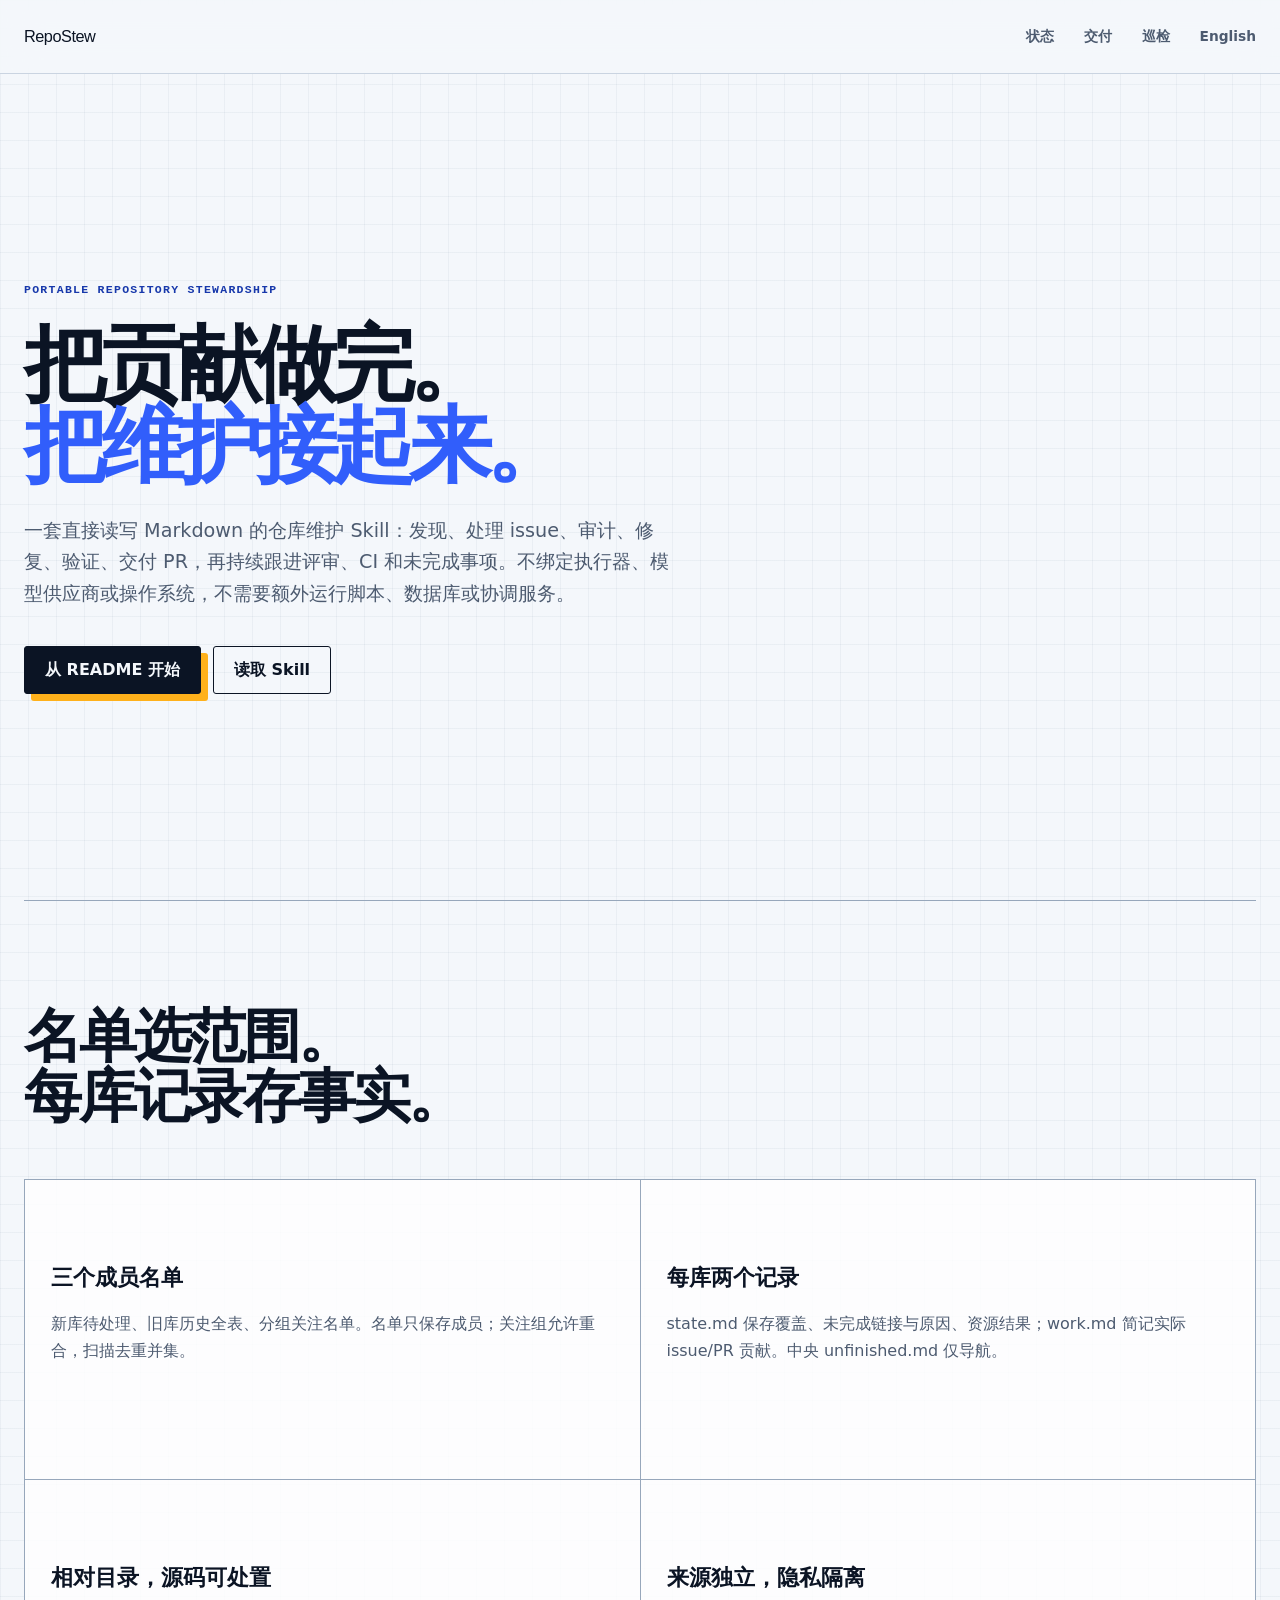
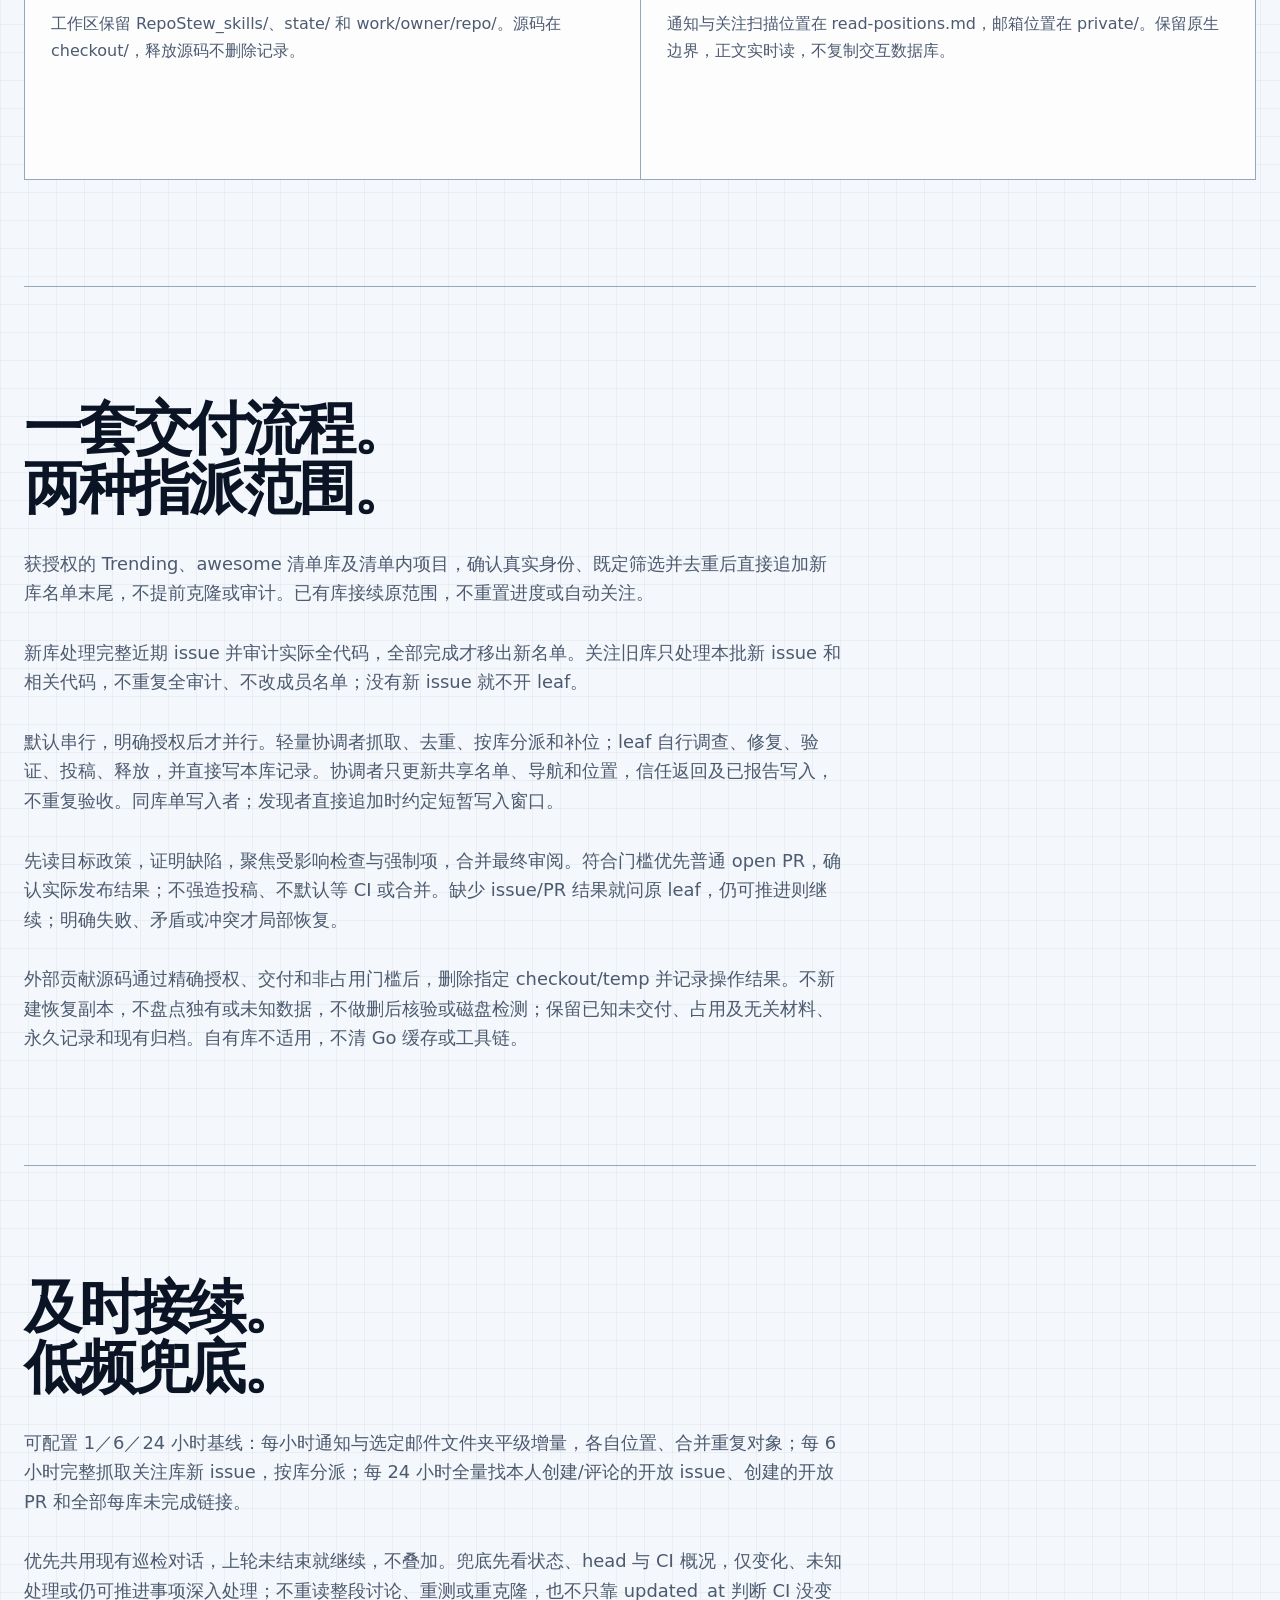
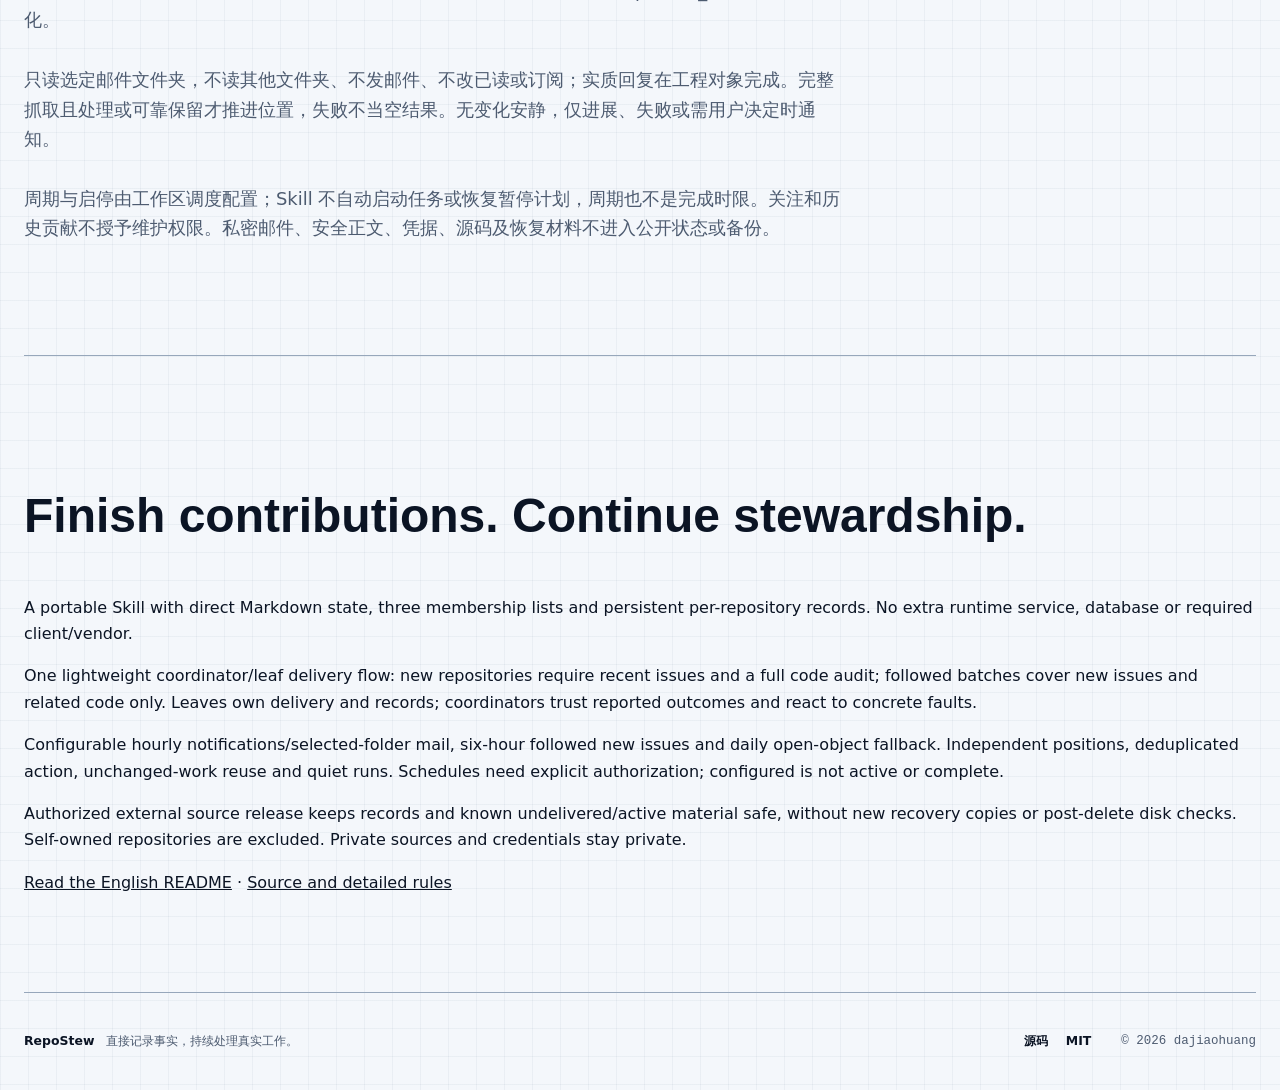
<file: docs/index.html>
<!doctype html>
<html lang="zh-CN">
<head>
  <meta charset="utf-8" />
  <meta name="viewport" content="width=device-width, initial-scale=1" />
  <meta name="description" content="RepoStew：直接读写 Markdown 的可移植仓库维护 Skill，从发现与修复到 PR 交付和持续巡检。" />
  <title>RepoStew · 从贡献到持续维护</title>
  <link rel="icon" href="assets/favicon.svg" type="image/svg+xml" />
  <link rel="stylesheet" href="styles.css" />
</head>
<body>
  <a class="skip-link" href="#main">跳到主要内容</a>
  <header class="site-header">
    <a class="brand" href="#main">RepoStew</a>
    <nav class="site-nav" aria-label="导航">
      <a href="#state">状态</a><a href="#workflow">交付</a><a href="#patrols">巡检</a><a href="#english" lang="en">English</a>
    </nav>
  </header>
  <main id="main">
    <section class="hero" id="top">
      <div class="hero-copy">
        <p class="kicker">Portable repository stewardship</p>
        <h1>把贡献做完。<br /><em>把维护接起来。</em></h1>
        <p class="hero-lede">一套直接读写 Markdown 的仓库维护 Skill：发现、处理 issue、审计、修复、验证、交付 PR，再持续跟进评审、CI 和未完成事项。不绑定执行器、模型供应商或操作系统，不需要额外运行脚本、数据库或协调服务。</p>
        <div class="hero-actions">
          <a class="button button-primary" href="https://github.com/dajiaohuang/RepoStew_skills/blob/main/README.md">从 README 开始</a>
          <a class="button button-secondary" href="https://github.com/dajiaohuang/RepoStew_skills/blob/main/SKILL.md">读取 Skill</a>
        </div>
      </div>
    </section>
    <section class="capabilities section-shell" id="state">
      <div class="section-heading"><h2>名单选范围。<br />每库记录存事实。</h2></div>
      <div class="capability-grid">
        <article class="capability-card"><h3>三个成员名单</h3><p>新库待处理、旧库历史全表、分组关注名单。名单只保存成员；关注组允许重合，扫描去重并集。</p></article>
        <article class="capability-card"><h3>每库两个记录</h3><p>state.md 保存覆盖、未完成链接与原因、资源结果；work.md 简记实际 issue/PR 贡献。中央 unfinished.md 仅导航。</p></article>
        <article class="capability-card"><h3>相对目录，源码可处置</h3><p>工作区保留 RepoStew_skills/、state/ 和 work/owner/repo/。源码在 checkout/，释放源码不删除记录。</p></article>
        <article class="capability-card"><h3>来源独立，隐私隔离</h3><p>通知与关注扫描位置在 read-positions.md，邮箱位置在 private/。保留原生边界，正文实时读，不复制交互数据库。</p></article>
      </div>
    </section>
    <section class="manifesto section-shell" id="workflow">
      <div>
        <h2>一套交付流程。<br />两种指派范围。</h2>
        <p>获授权的 Trending、awesome 清单库及清单内项目，确认真实身份、既定筛选并去重后直接追加新库名单末尾，不提前克隆或审计。已有库接续原范围，不重置进度或自动关注。</p>
        <p>新库处理完整近期 issue 并审计实际全代码，全部完成才移出新名单。关注旧库只处理本批新 issue 和相关代码，不重复全审计、不改成员名单；没有新 issue 就不开 leaf。</p>
        <p>默认串行，明确授权后才并行。轻量协调者抓取、去重、按库分派和补位；leaf 自行调查、修复、验证、投稿、释放，并直接写本库记录。协调者只更新共享名单、导航和位置，信任返回及已报告写入，不重复验收。同库单写入者；发现者直接追加时约定短暂写入窗口。</p>
        <p>先读目标政策，证明缺陷，聚焦受影响检查与强制项，合并最终审阅。符合门槛优先普通 open PR，确认实际发布结果；不强造投稿、不默认等 CI 或合并。缺少 issue/PR 结果就问原 leaf，仍可推进则继续；明确失败、矛盾或冲突才局部恢复。</p>
        <p>外部贡献源码通过精确授权、交付和非占用门槛后，删除指定 checkout/temp 并记录操作结果。不新建恢复副本，不盘点独有或未知数据，不做删后核验或磁盘检测；保留已知未交付、占用及无关材料、永久记录和现有归档。自有库不适用，不清 Go 缓存或工具链。</p>
      </div>
    </section>
    <section class="manifesto section-shell" id="patrols">
      <div>
        <h2>及时接续。<br />低频兜底。</h2>
        <p>可配置 1／6／24 小时基线：每小时通知与选定邮件文件夹平级增量，各自位置、合并重复对象；每 6 小时完整抓取关注库新 issue，按库分派；每 24 小时全量找本人创建/评论的开放 issue、创建的开放 PR 和全部每库未完成链接。</p>
        <p>优先共用现有巡检对话，上轮未结束就继续，不叠加。兜底先看状态、head 与 CI 概况，仅变化、未知处理或仍可推进事项深入处理；不重读整段讨论、重测或重克隆，也不只靠 updated_at 判断 CI 没变化。</p>
        <p>只读选定邮件文件夹，不读其他文件夹、不发邮件、不改已读或订阅；实质回复在工程对象完成。完整抓取且处理或可靠保留才推进位置，失败不当空结果。无变化安静，仅进展、失败或需用户决定时通知。</p>
        <p>周期与启停由工作区调度配置；Skill 不自动启动任务或恢复暂停计划，周期也不是完成时限。关注和历史贡献不授予维护权限。私密邮件、安全正文、凭据、源码及恢复材料不进入公开状态或备份。</p>
      </div>
    </section>
    <section class="section-shell" id="english" lang="en">
      <div>
        <h2>Finish contributions. Continue stewardship.</h2>
        <p>A portable Skill with direct Markdown state, three membership lists and persistent per-repository records. No extra runtime service, database or required client/vendor.</p>
        <p>One lightweight coordinator/leaf delivery flow: new repositories require recent issues and a full code audit; followed batches cover new issues and related code only. Leaves own delivery and records; coordinators trust reported outcomes and react to concrete faults.</p>
        <p>Configurable hourly notifications/selected-folder mail, six-hour followed new issues and daily open-object fallback. Independent positions, deduplicated action, unchanged-work reuse and quiet runs. Schedules need explicit authorization; configured is not active or complete.</p>
        <p>Authorized external source release keeps records and known undelivered/active material safe, without new recovery copies or post-delete disk checks. Self-owned repositories are excluded. Private sources and credentials stay private.</p>
        <p><a href="https://github.com/dajiaohuang/RepoStew_skills/blob/main/README.en.md">Read the English README</a> · <a href="https://github.com/dajiaohuang/RepoStew_skills">Source and detailed rules</a></p>
      </div>
    </section>
  </main>
  <footer class="site-footer">
    <div><strong>RepoStew</strong><span>直接记录事实，持续处理真实工作。</span></div>
    <nav aria-label="页脚"><a href="https://github.com/dajiaohuang/RepoStew_skills">源码</a><a href="https://github.com/dajiaohuang/RepoStew_skills/blob/main/LICENSE">MIT</a></nav>
    <p>© 2026 dajiaohuang</p>
  </footer>
</body>
</html>
</file>
<file: docs/styles.css>
:root {
  color-scheme: light;
  --paper: #f4f7fb;
  --paper-raised: #ffffff;
  --ink: #0b1424;
  --ink-soft: #4d5b70;
  --line: #cad4e1;
  --line-strong: #97a7bb;
  --blue: #315efb;
  --blue-deep: #1738ab;
  --amber: #ffb11b;
  --mint: #22b88a;
  --dark: #101827;
  --shadow: 0 22px 80px rgba(25, 45, 76, 0.13);
  --display: "Arial Black", "Noto Sans SC", "Microsoft YaHei", sans-serif;
  --body: Inter, "Noto Sans SC", "Microsoft YaHei", system-ui, sans-serif;
  --mono: "SFMono-Regular", Consolas, "Liberation Mono", monospace;
  --max: 1280px;
}

[data-theme="dark"] {
  color-scheme: dark;
  --paper: #0c1320;
  --paper-raised: #131e30;
  --ink: #eef4ff;
  --ink-soft: #a8b6ca;
  --line: #2b3a50;
  --line-strong: #53657d;
  --blue: #7191ff;
  --blue-deep: #9aafff;
  --dark: #070c14;
  --shadow: 0 22px 80px rgba(0, 0, 0, 0.33);
}

* { box-sizing: border-box; }

html { scroll-behavior: smooth; }

body {
  margin: 0;
  background:
    linear-gradient(rgba(93, 118, 150, 0.07) 1px, transparent 1px),
    linear-gradient(90deg, rgba(93, 118, 150, 0.07) 1px, transparent 1px),
    var(--paper);
  background-size: 28px 28px;
  color: var(--ink);
  font-family: var(--body);
  font-size: 16px;
  line-height: 1.65;
  text-rendering: optimizeLegibility;
}

a { color: inherit; }

button, a { -webkit-tap-highlight-color: transparent; }

button { font: inherit; }

::selection { background: var(--amber); color: #111827; }

.skip-link {
  position: fixed;
  left: 16px;
  top: -100px;
  z-index: 100;
  padding: 10px 14px;
  background: var(--ink);
  color: var(--paper);
  transition: top 160ms ease;
}

.skip-link:focus { top: 12px; }

.site-header {
  position: sticky;
  top: 0;
  z-index: 50;
  display: grid;
  grid-template-columns: 1fr auto;
  align-items: center;
  min-height: 74px;
  padding: 0 max(24px, calc((100vw - var(--max)) / 2));
  border-bottom: 1px solid var(--line);
  background: color-mix(in srgb, var(--paper) 88%, transparent);
  backdrop-filter: blur(18px);
}

.site-header.is-scrolled { box-shadow: 0 10px 35px rgba(16, 28, 48, 0.09); }

.brand {
  justify-self: start;
  display: inline-flex;
  align-items: center;
  gap: 10px;
  text-decoration: none;
  font-family: var(--display);
  font-size: 1.02rem;
  letter-spacing: -0.03em;
}

.brand svg { width: 30px; height: 30px; }
.brand svg path { fill: none; stroke: currentColor; stroke-width: 2.2; stroke-linejoin: round; }
.brand svg circle { fill: var(--amber); stroke: var(--ink); stroke-width: 2; }

.site-nav { display: flex; gap: 30px; }
.site-nav a {
  position: relative;
  color: var(--ink-soft);
  font-size: 0.86rem;
  font-weight: 700;
  text-decoration: none;
}
.site-nav a::after {
  content: "";
  position: absolute;
  left: 0;
  right: 100%;
  bottom: -7px;
  height: 2px;
  background: var(--blue);
  transition: right 180ms ease;
}
.site-nav a:hover::after, .site-nav a:focus-visible::after { right: 0; }

.header-actions { justify-self: end; display: flex; gap: 8px; }
.control-button {
  min-height: 36px;
  padding: 0 11px;
  border: 1px solid var(--line);
  border-radius: 4px;
  background: var(--paper-raised);
  color: var(--ink);
  cursor: pointer;
  font-family: var(--mono);
  font-size: 0.72rem;
  font-weight: 700;
  letter-spacing: 0.02em;
}
.control-button:hover { border-color: var(--blue); }
.theme-toggle { display: inline-flex; align-items: center; gap: 7px; }
.theme-dot { width: 10px; height: 10px; border: 2px solid currentColor; border-radius: 50%; background: var(--amber); }

.hero,
.section-shell,
.site-footer {
  width: min(calc(100% - 48px), var(--max));
  margin-inline: auto;
}

.hero {
  display: grid;
  grid-template-columns: 1fr;
  gap: clamp(48px, 7vw, 110px);
  align-items: center;
  min-height: calc(100vh - 74px);
  padding-block: 88px;
}

.kicker, .section-marker, .utility-label, .card-code {
  margin: 0;
  font-family: var(--mono);
  font-size: 0.72rem;
  font-weight: 800;
  letter-spacing: 0.11em;
  text-transform: uppercase;
}

.kicker { display: flex; align-items: center; gap: 9px; color: var(--blue-deep); }
.status-light { width: 9px; height: 9px; border-radius: 50%; background: var(--mint); box-shadow: 0 0 0 5px color-mix(in srgb, var(--mint) 18%, transparent); }

.hero h1 {
  max-width: 770px;
  margin: 26px 0 28px;
  font-family: var(--display);
  font-size: clamp(3.4rem, 6.5vw, 6.9rem);
  line-height: 0.97;
  letter-spacing: -0.072em;
}

.hero h1 em, .manifesto h2 em { color: var(--blue); font-style: normal; }
.hero-lede { max-width: 660px; margin: 0; color: var(--ink-soft); font-size: clamp(1.04rem, 1.5vw, 1.25rem); }
.hero-actions { display: flex; flex-wrap: wrap; gap: 12px; margin-top: 36px; }
.button {
  display: inline-flex;
  align-items: center;
  justify-content: center;
  min-height: 48px;
  padding: 0 20px;
  border: 1px solid var(--ink);
  border-radius: 3px;
  font-weight: 800;
  text-decoration: none;
  transition: transform 160ms ease, box-shadow 160ms ease;
}
.button:hover { transform: translateY(-2px); }
.button-primary { background: var(--ink); color: var(--paper); box-shadow: 7px 7px 0 var(--amber); }
.button-secondary { background: transparent; }

.hero-facts { display: flex; flex-wrap: wrap; gap: 28px; margin: 46px 0 0; }
.hero-facts div { min-width: 110px; }
.hero-facts dt { color: var(--ink-soft); font-family: var(--mono); font-size: 0.65rem; font-weight: 700; letter-spacing: 0.08em; text-transform: uppercase; }
.hero-facts dd { margin: 3px 0 0; font-weight: 800; }

.protocol-card {
  position: relative;
  overflow: hidden;
  border: 1px solid var(--line-strong);
  border-radius: 5px;
  background: var(--paper-raised);
  box-shadow: 14px 14px 0 color-mix(in srgb, var(--blue) 15%, transparent), var(--shadow);
}
.protocol-card::before { content: ""; position: absolute; inset: 0 auto 0 0; width: 5px; background: linear-gradient(var(--blue), var(--mint)); }
.protocol-head { display: flex; justify-content: space-between; gap: 16px; padding: 25px 26px 20px 30px; border-bottom: 1px solid var(--line); }
.protocol-head h2 { margin: 5px 0 0; font-size: 1rem; line-height: 1.35; }
.utility-label { color: var(--ink-soft); font-size: 0.62rem; }
.live-pill { display: flex; align-items: center; gap: 7px; align-self: start; color: var(--ink-soft); font-family: var(--mono); font-size: 0.65rem; font-weight: 700; }
.live-pill > span:first-child { width: 7px; height: 7px; border-radius: 50%; background: var(--mint); animation: pulse 1.8s infinite; }

.protocol-track { position: relative; padding: 18px 24px 18px 30px; }
.protocol-track::before { content: ""; position: absolute; top: 30px; bottom: 30px; left: 57px; width: 1px; background: var(--line-strong); }
.protocol-step {
  position: relative;
  display: grid;
  grid-template-columns: 52px 1fr auto;
  align-items: center;
  width: 100%;
  min-height: 58px;
  padding: 0 10px 0 0;
  border: 0;
  border-bottom: 1px dashed var(--line);
  background: transparent;
  color: var(--ink);
  text-align: left;
  cursor: pointer;
}
.protocol-step:last-child { border-bottom: 0; }
.step-index {
  z-index: 1;
  display: grid;
  place-items: center;
  width: 27px;
  height: 27px;
  margin-left: 14px;
  border: 1px solid var(--line-strong);
  border-radius: 50%;
  background: var(--paper-raised);
  font-family: var(--mono);
  font-size: 0.63rem;
  font-weight: 800;
}
.step-name { padding-left: 12px; font-weight: 850; }
.step-code { color: var(--ink-soft); font-family: var(--mono); font-size: 0.6rem; letter-spacing: 0.06em; }
.protocol-step.is-active .step-index { border-color: var(--blue); background: var(--blue); color: #fff; box-shadow: 0 0 0 5px color-mix(in srgb, var(--blue) 15%, transparent); }
.protocol-step.is-active .step-name { color: var(--blue-deep); }
.protocol-step:hover { background: color-mix(in srgb, var(--blue) 5%, transparent); }

.protocol-output { display: grid; grid-template-columns: auto 1fr; gap: 10px; min-height: 88px; padding: 20px 26px 22px 30px; border-top: 1px solid var(--line); background: var(--dark); color: #e7eef9; font-family: var(--mono); font-size: 0.76rem; line-height: 1.6; }
.protocol-output p { margin: 0; }
.output-prefix { color: var(--mint); font-weight: 900; }

.section-shell { border-top: 1px solid var(--line-strong); }
.manifesto { display: grid; grid-template-columns: 1fr; gap: 30px; padding-block: 112px; }
.section-marker { color: var(--blue-deep); }
.manifesto h2, .section-heading h2, .start h2, .boundary h2 {
  margin: 0;
  font-family: var(--display);
  font-size: clamp(2.2rem, 4.5vw, 4.7rem);
  line-height: 1.04;
  letter-spacing: -0.055em;
}
.manifesto p:not(.section-marker) { max-width: 820px; margin: 30px 0 0; color: var(--ink-soft); font-size: 1.12rem; }

.capabilities, .modes, .decision-section { padding-block: 106px; }
.section-heading { display: grid; grid-template-columns: 1fr; gap: 42px; align-items: end; margin-bottom: 52px; }
.section-heading .section-marker { margin-bottom: 16px; }
.section-heading > p { max-width: 440px; margin: 0; color: var(--ink-soft); }
.section-heading.compact { grid-template-columns: 1fr; margin-bottom: 38px; }

.capability-grid { display: grid; grid-template-columns: repeat(2, 1fr); border-top: 1px solid var(--line-strong); border-left: 1px solid var(--line-strong); }
.capability-card { min-height: 300px; padding: 26px; border-right: 1px solid var(--line-strong); border-bottom: 1px solid var(--line-strong); background: color-mix(in srgb, var(--paper-raised) 82%, transparent); }
.capability-card.card-wide { grid-column: span 2; }
.capability-card h3 { margin: 54px 0 15px; font-size: 1.38rem; }
.capability-card p { max-width: 580px; margin: 0; color: var(--ink-soft); }
.capability-card ul { display: flex; flex-wrap: wrap; gap: 7px; margin: 28px 0 0; padding: 0; list-style: none; }
.capability-card li { padding: 5px 8px; border: 1px solid var(--line); border-radius: 3px; font-family: var(--mono); font-size: 0.64rem; }
.card-code { color: var(--blue-deep); }

.mode-comparison { display: grid; grid-template-columns: 1fr 1fr; gap: 22px; }
.mode-card { position: relative; min-height: 410px; padding: clamp(28px, 4vw, 52px); border: 1px solid var(--line-strong); background: var(--paper-raised); }
.mode-card-dark { background: var(--dark); color: #eef4ff; }
.mode-title { display: flex; align-items: baseline; justify-content: space-between; gap: 20px; border-bottom: 1px solid var(--line); padding-bottom: 28px; }
.mode-card-dark .mode-title { border-color: #3c4a60; }
.mode-title span { font-family: var(--mono); font-size: 0.65rem; letter-spacing: 0.11em; }
.mode-title h3 { margin: 0; font-size: clamp(1.8rem, 3vw, 3rem); }
.mode-card > p { max-width: 530px; margin: 32px 0; color: var(--ink-soft); }
.mode-card-dark > p { color: #aebbd0; }
.mode-card ol { display: grid; grid-template-columns: 1fr 1fr; gap: 10px; margin: 0; padding: 0; list-style: none; counter-reset: mode; }
.mode-card li { counter-increment: mode; padding: 12px; border: 1px solid var(--line); font-size: 0.84rem; font-weight: 750; }
.mode-card li::before { content: "0" counter(mode) " "; color: var(--blue); font-family: var(--mono); font-size: 0.65rem; }
.mode-card-dark li { border-color: #3c4a60; }

.decision-grid { display: grid; grid-template-columns: repeat(3, 1fr); border: 1px solid var(--line-strong); }
.decision-grid article { min-height: 190px; padding: 30px; border-right: 1px solid var(--line-strong); }
.decision-grid article:last-child { border-right: 0; }
.decision-grid strong { color: var(--blue-deep); font-family: var(--mono); font-size: 0.83rem; letter-spacing: 0.05em; }
.decision-grid p { margin: 52px 0 0; color: var(--ink-soft); }

.start { display: grid; grid-template-columns: 0.9fr 1.1fr; gap: clamp(50px, 8vw, 120px); align-items: center; padding-block: 120px; }
.start .section-marker, .boundary .section-marker { margin-bottom: 17px; }
.start-copy > p:not(.section-marker) { max-width: 560px; margin: 26px 0 0; color: var(--ink-soft); }
.agent-list { display: flex; flex-wrap: wrap; gap: 7px; margin-top: 30px; }
.agent-list span { padding: 6px 9px; border: 1px solid var(--line); font-family: var(--mono); font-size: 0.68rem; }
.terminal { overflow: hidden; border: 1px solid #35435a; border-radius: 5px; background: #0b111d; color: #dce7f7; box-shadow: 12px 12px 0 color-mix(in srgb, var(--amber) 80%, transparent); }
.terminal-bar { display: flex; align-items: center; gap: 7px; padding: 13px 16px; border-bottom: 1px solid #2b3a4f; }
.terminal-bar > span { width: 9px; height: 9px; border-radius: 50%; background: #405069; }
.terminal-bar > span:first-child { background: var(--amber); }
.terminal-bar small { margin-left: auto; color: #7f91aa; font-family: var(--mono); }
.terminal-body { overflow-x: auto; padding: 25px 24px; font-family: var(--mono); font-size: 0.75rem; line-height: 1.85; }
.terminal-body p { width: max-content; min-width: 100%; margin: 0; }
.prompt { color: var(--mint); }
.indent { padding-left: 20px; }
.terminal-note { margin-top: 13px !important; color: #8293ad; }
.copy-button { width: 100%; padding: 13px 18px; border: 0; border-top: 1px solid #2b3a4f; background: #111b2b; color: #dce7f7; cursor: pointer; font-family: var(--mono); font-size: 0.7rem; text-align: left; }
.copy-button:hover { background: #17253a; }

.boundary { display: grid; grid-template-columns: minmax(130px, 0.3fr) 1.7fr; gap: 30px; padding-block: 104px; }
.boundary-list { display: grid; grid-template-columns: repeat(3, 1fr); margin-top: 44px; border-top: 1px solid var(--line-strong); border-left: 1px solid var(--line-strong); }
.boundary-list p { margin: 0; padding: 24px; border-right: 1px solid var(--line-strong); border-bottom: 1px solid var(--line-strong); color: var(--ink-soft); }

.site-footer { display: grid; grid-template-columns: 1fr auto auto; gap: 30px; align-items: center; padding-block: 38px; border-top: 1px solid var(--line-strong); font-size: 0.78rem; }
.site-footer > div { display: flex; gap: 12px; align-items: baseline; }
.site-footer > div span, .site-footer > p { color: var(--ink-soft); }
.site-footer nav { display: flex; gap: 18px; }
.site-footer a { text-decoration: none; font-weight: 750; }
.site-footer p { margin: 0; font-family: var(--mono); }

:focus-visible { outline: 3px solid var(--amber); outline-offset: 4px; }

#english { padding-block: 80px; }
#english h2 { font-family: var(--display); font-size: clamp(1.8rem, 4vw, 3rem); }

@keyframes pulse { 0%, 100% { box-shadow: 0 0 0 0 rgba(34, 184, 138, 0.5); } 50% { box-shadow: 0 0 0 7px rgba(34, 184, 138, 0); } }

@media (max-width: 980px) {
  .site-header { grid-template-columns: 1fr auto; }
  .site-nav { display: none; }
  .hero { grid-template-columns: 1fr; min-height: auto; padding-block: 78px 100px; }
  .protocol-card { max-width: 680px; }
  .capability-grid { grid-template-columns: 1fr 1fr; }
  .start { grid-template-columns: 1fr; }
  .site-footer { grid-template-columns: 1fr auto; }
  .site-footer > p { grid-column: 1 / -1; }
}

@media (max-width: 700px) {
  .site-header { min-height: 64px; padding-inline: 16px; }
  .brand span { font-size: 0.94rem; }
  .language-toggle { min-width: 69px; }
  .theme-toggle > span:last-child { display: none; }
  .hero, .section-shell, .site-footer { width: min(calc(100% - 32px), var(--max)); }
  .hero { gap: 58px; padding-block: 60px 80px; }
  .hero h1 { font-size: clamp(3rem, 15vw, 5rem); }
  .hero-facts { gap: 18px; }
  .protocol-card { box-shadow: 8px 8px 0 color-mix(in srgb, var(--blue) 15%, transparent); }
  .protocol-head { padding: 21px 18px 17px 22px; }
  .protocol-track { padding-inline: 12px 14px; }
  .protocol-track::before { left: 39px; }
  .protocol-step { grid-template-columns: 43px 1fr; }
  .step-index { margin-left: 10px; }
  .step-code { display: none; }
  .protocol-output { padding: 18px 18px 20px 22px; }
  .manifesto, .boundary { grid-template-columns: 1fr; padding-block: 78px; }
  .section-heading { grid-template-columns: 1fr; gap: 22px; margin-bottom: 38px; }
  .capabilities, .modes, .decision-section { padding-block: 78px; }
  .capability-grid { grid-template-columns: 1fr; }
  .capability-card, .capability-card.card-wide { grid-column: auto; min-height: 270px; }
  .mode-comparison, .decision-grid { grid-template-columns: 1fr; }
  .mode-card { min-height: 0; }
  .decision-grid article { min-height: 150px; border-right: 0; border-bottom: 1px solid var(--line-strong); }
  .decision-grid article:last-child { border-bottom: 0; }
  .decision-grid p { margin-top: 30px; }
  .start { padding-block: 82px; }
  .terminal { box-shadow: 7px 7px 0 color-mix(in srgb, var(--amber) 80%, transparent); }
  .boundary-list { grid-template-columns: 1fr; }
  .site-footer { grid-template-columns: 1fr; gap: 16px; }
  .site-footer > div { flex-direction: column; gap: 2px; }
  .site-footer > p { grid-column: auto; }
}

@media (max-width: 380px) {
  .brand svg { width: 26px; height: 26px; }
  .header-actions { gap: 5px; }
  .control-button { padding-inline: 8px; }
  .language-toggle { min-width: 62px; }
  .hero h1 { font-size: 2.75rem; }
  .hero-actions .button { width: 100%; }
  .mode-card ol { grid-template-columns: 1fr; }
}

@media (prefers-reduced-motion: reduce) {
  html { scroll-behavior: auto; }
  *, *::before, *::after { animation-duration: 0.01ms !important; animation-iteration-count: 1 !important; transition-duration: 0.01ms !important; }
}
</file>
